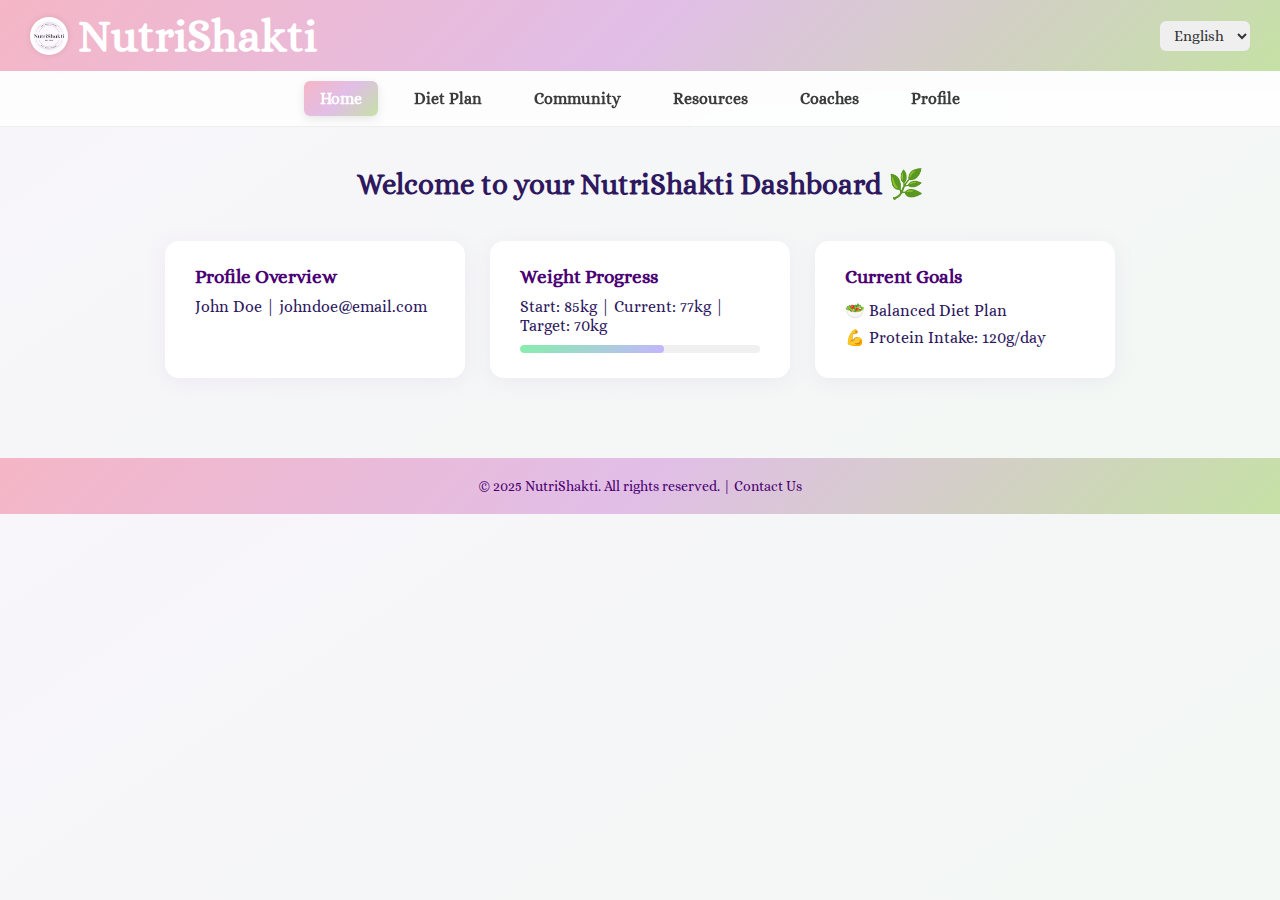
<file: dashboard.html>
<!DOCTYPE html>
<html lang="en">
<head>
  <meta charset="UTF-8" />
  <meta name="viewport" content="width=device-width, initial-scale=1.0" />
  <title>NutriShakti Dashboard</title>
  <link rel="stylesheet" href="dashboard.css" />
  <link rel="stylesheet" href="common.css" />
</head>
<body>

  <header>
  <div class="brand">
    <img src="NutriShakti_logo.jpg" alt="NutriShakti Logo" class="logo">
    <h1>NutriShakti</h1>
  </div>

  <select id="language">
    <option value="en">English</option>
    <option value="hi">हिन्दी</option>
  </select>
</header>

  <nav class="navbar">
    <a href="#" class="active">Home</a>
    <a href="#">Diet Plan</a>
    <a href="#">Community</a>
    <a href="#">Resources</a>
    <a href="#">Coaches</a>
    <a href="#">Profile</a>
  </nav>

  
  <main class="dashboard">
    <h2>Welcome to your NutriShakti Dashboard 🌿</h2>

    <div class="cards">
      <div class="card">
        <h3>Profile Overview</h3>
        <p>John Doe | johndoe@email.com</p>
      </div>

      <div class="card">
        <h3>Weight Progress</h3>
        <p>Start: 85kg | Current: 77kg | Target: 70kg</p>
        <div class="progress-bar"><div class="fill" style="width: 60%;"></div></div>
      </div>

      <div class="card">
        <h3>Current Goals</h3>
        <ul>
          <li>🥗 Balanced Diet Plan</li>
          <li>💪 Protein Intake: 120g/day</li>
        </ul>
      </div>
    </div>
  </main>

  
  <footer>
    © 2025 NutriShakti. All rights reserved. | Contact Us
  </footer>

</body>
</html>
</file>
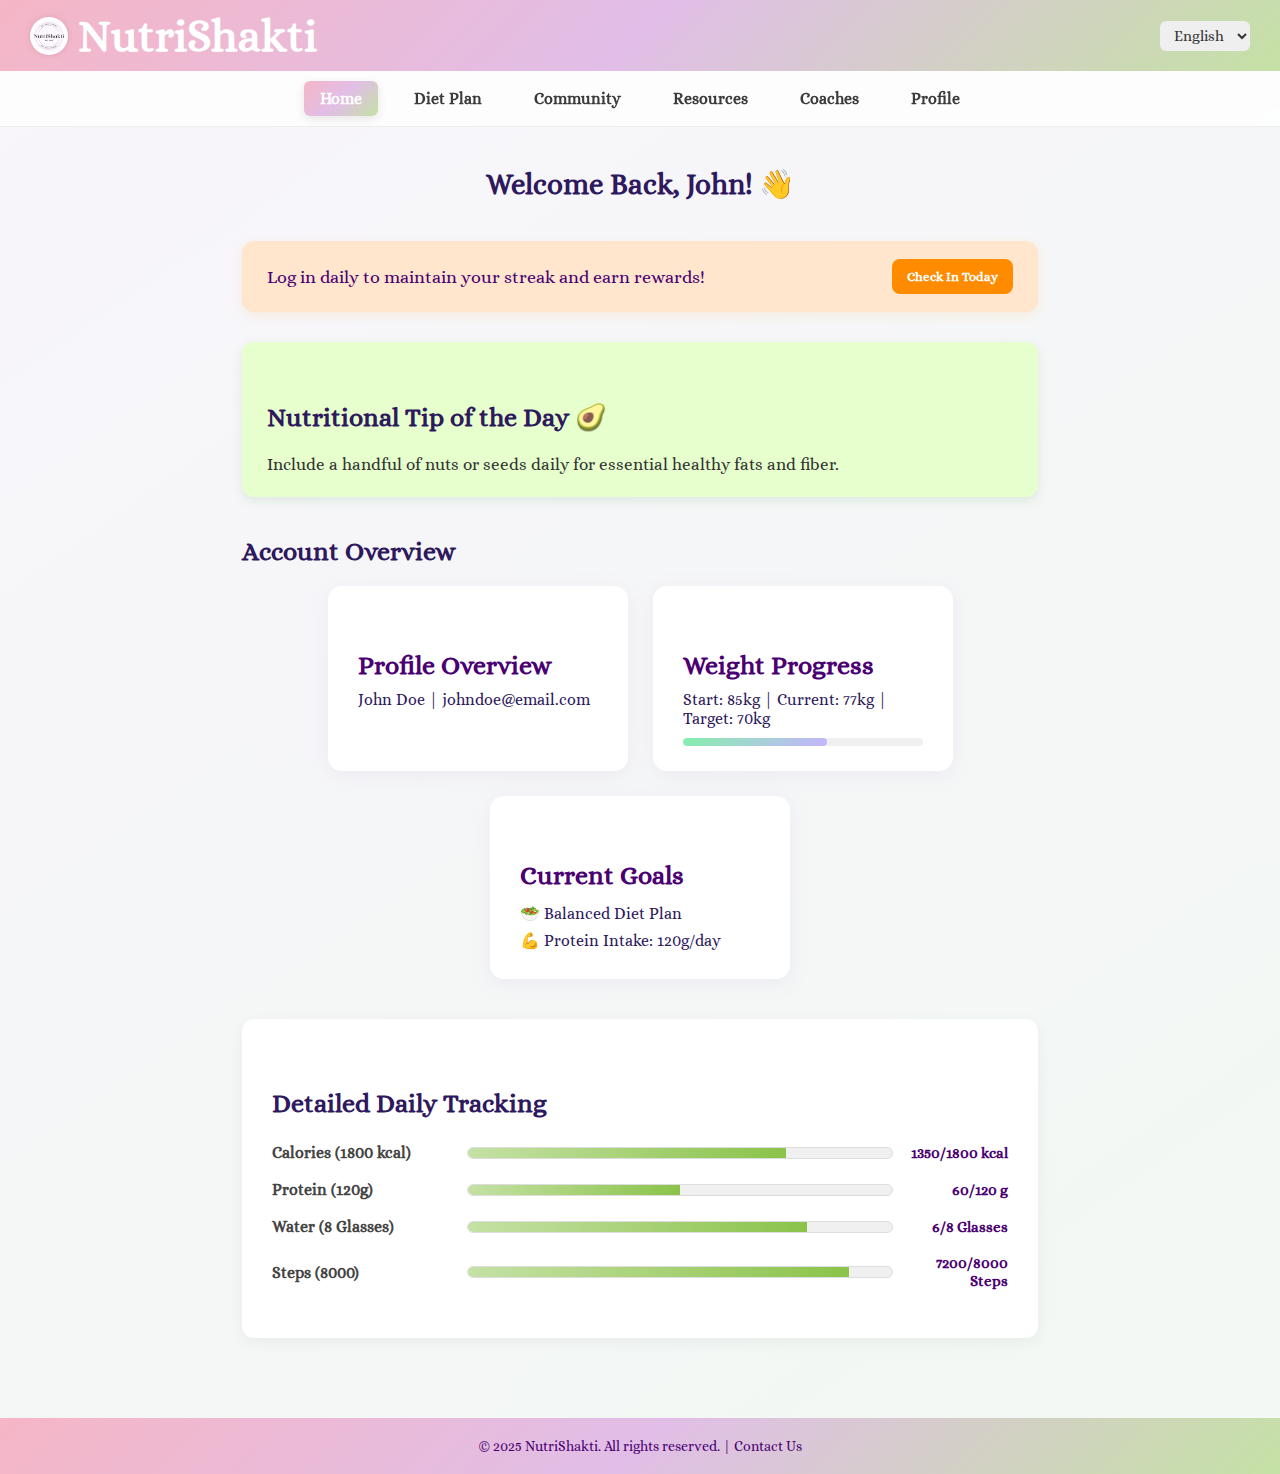
<file: home.html>
<!DOCTYPE html>
<html lang="en">
<head>
  <meta charset="UTF-8" />
  <meta name="viewport" content="width=device-width, initial-scale=1.0" />
  <title>NutriShakti Home</title>
  <link rel="stylesheet" href="common.css" />
  <link rel="stylesheet" href="combined.css" /> 
</head>
<body>

  <header>
    <div class="brand">
      <img src="NutriShakti_logo.jpg" alt="NutriShakti Logo" class="logo">
      <h1>NutriShakti</h1>
    </div>
    <select id="language">
      <option value="en">English</option>
      <option value="hi">हिन्दी</option>
    </select>
  </header>

  <nav class="navbar">
    <a href="home.html" class="active">Home</a> 
    <a href="#">Diet Plan</a>
    <a href="#">Community</a>
    <a href="#">Resources</a>
    <a href="#">Coaches</a>
    <a href="#">Profile</a>
  </nav>

  
  <main class="unified-dashboard">
    <h2>Welcome Back, John! 👋</h2>
    
    <div class="check-in-box">
        <p>Log in daily to maintain your streak and earn rewards!</p>
        <button id="daily-checkin-btn">Check In Today</button>
    </div>

    <div class="tip-box">
        <h3 class="tip-title">Nutritional Tip of the Day 🥑</h3>
        <p id="nutri-tip" class="tip-text"></p>
    </div>

    <h3>Account Overview</h3>
    <div class="cards">
      <div class="card">
        <h3>Profile Overview</h3>
        <p>John Doe | johndoe@email.com</p>
      </div>

      <div class="card">
        <h3>Weight Progress</h3>
        <p>Start: 85kg | Current: 77kg | Target: 70kg</p>
        <div class="progress-bar"><div class="fill" style="width: 60%;"></div></div>
      </div>

      <div class="card">
        <h3>Current Goals</h3>
        <ul>
          <li>🥗 Balanced Diet Plan</li>
          <li>💪 Protein Intake: 120g/day</li>
        </ul>
      </div>
    </div>

    <div class="progress-container">
        <h3>Detailed Daily Tracking</h3>
        
        <div class="progress-item">
            <span class="label">Calories (1800 kcal)</span>
            <div class="progress-bar-visual"><div class="progress-fill" style="width: 75%;"></div></div>
            <span class="value">1350/1800 kcal</span>
        </div>
        <div class="progress-item">
            <span class="label">Protein (120g)</span>
            <div class="progress-bar-visual"><div class="progress-fill" style="width: 50%;"></div></div>
            <span class="value">60/120 g</span>
        </div>
        <div class="progress-item">
            <span class="label">Water (8 Glasses)</span>
            <div class="progress-bar-visual"><div class="progress-fill" style="width: 80%;"></div></div>
            <span class="value">6/8 Glasses</span>
        </div>
        <div class="progress-item">
            <span class="label">Steps (8000)</span>
            <div class="progress-bar-visual"><div class="progress-fill" style="width: 90%;"></div></div>
            <span class="value">7200/8000 Steps</span>
        </div>
    </div>

  </main>

  
  <footer>
    © 2025 NutriShakti. All rights reserved. | Contact Us
  </footer>

  <script src="combined.js"></script> 
</body>
</html>
</file>
<file: dashboard.css>
.dashboard {
  padding: 40px 8%;
  text-align: center;
}

.dashboard h2 {
  font-size: 1.8rem;
  color: #2e185e;
  margin-bottom: 40px;
  font-weight: bold;
}

.cards {
  display: flex;
  flex-wrap: wrap;
  justify-content: center;
  gap: 25px;
}

.card {
  background: white;
  border-radius: 14px;
  box-shadow: 0 4px 20px rgba(164, 128, 203, 0.1);
  padding: 25px 30px;
  width: 300px;
  text-align: left;
  transition: all 0.3s ease;
}

.card:hover {
  transform: translateY(-4px);
  box-shadow: 0 6px 25px rgba(164, 128, 203, 0.15);
}

.card h3 {
  color: #4a0072;
  margin-bottom: 10px;
}

.card ul {
  list-style: none;
  padding-left: 0;
}

.card li {
  padding: 4px 0;
  font-size: 1rem;
}

.progress-bar {
  width: 100%;
  height: 8px;
  background: #f0f0f0;
  border-radius: 6px;
  overflow: hidden;
  margin-top: 10px;
}

.progress-bar .fill {
  height: 100%;
  background: linear-gradient(135deg, #86efac, #c4b5fd);
  border-radius: 6px;
}
</file>
<file: common.css>
@import url('https://fonts.googleapis.com/css2?family=Alice&display=swap');

* {
  margin: 0;
  padding: 0;
  box-sizing: border-box;
  font-family: 'Alice', serif;
}

body {
  background: linear-gradient(145deg, #f8f5fb, #f2f8f3);
  color: #2e185e;
}

header {
  display: flex;
  justify-content: space-between;
  align-items: center;
  background: linear-gradient(135deg, #f5b6c6, #e1bee7, #c5e1a5);
  color: white;
  padding: 10px 30px;
  font-size: 1.4rem;
  box-shadow: 0 2px 8px rgba(0,0,0,0.08);
}

header select {
  border: none;
  border-radius: 6px;
  padding: 5px 10px;
  font-family: 'Alice';
  font-size: 0.95rem;
  cursor: pointer;
  color: #333;
}

.navbar {
  display: flex;
  justify-content: center;
  background: #ffffffcc;
  backdrop-filter: blur(10px);
  padding: 10px 0;
  gap: 20px;
  border-bottom: 1px solid #eee;
  position: sticky;
  top: 0;
  z-index: 9;
}

.navbar a {
  text-decoration: none;
  color: #3b3b3b;
  font-weight: 600;
  padding: 8px 16px;
  border-radius: 6px;
  transition: all 0.3s ease;
}

.navbar a:hover,
.navbar a.active {
  background: linear-gradient(135deg, #f5b6c6, #e1bee7, #c5e1a5);
  color: #fff;
  box-shadow: 0 3px 10px rgba(0, 0, 0, 0.1);
}

.brand {
  display: flex;
  align-items: center;
  gap: 10px;
}

.logo {
  width: 38px;
  height: 38px;
  border-radius: 50%;
  object-fit: cover;
  background-color: white;
  padding: 3px;
  box-shadow: 0 0 6px rgba(0, 0, 0, 0.1);
  transition: transform 0.2s ease;
}

.logo:hover {
  transform: rotate(-5deg) scale(1.05);
}



footer {
  text-align: center;
  padding: 20px 0;
  margin-top: 40px;
  color: #4a0072;
  background: linear-gradient(135deg, #f5b6c6, #e1bee7, #c5e1a5);
  font-size: 0.9rem;
  position: relative;
}
</file>
<file: combined.css>
/* --- Original dashboard.css content (for .cards) --- */

.dashboard {
  padding: 40px 8%;
  text-align: center;
}
/* IMPORTANT: We rename the main class for the unified content */
.unified-dashboard {
  padding: 40px 8%;
  max-width: 1000px;
  margin: 0 auto;
}

.unified-dashboard h2 {
  font-size: 1.8rem;
  color: #2e185e;
  margin-bottom: 40px;
  font-weight: bold;
  text-align: center;
}

.unified-dashboard h3 {
  font-size: 1.6rem;
  color: #2e185e;
  margin: 40px 0 20px 0;
  font-weight: bold;
  text-align: left;
}


.cards {
  display: flex;
  flex-wrap: wrap;
  justify-content: center;
  gap: 25px;
  margin-bottom: 40px;
}

.card {
  background: white;
  border-radius: 14px;
  box-shadow: 0 4px 20px rgba(164, 128, 203, 0.1);
  padding: 25px 30px;
  width: 300px;
  text-align: left;
  transition: all 0.3s ease;
}

.card:hover {
  transform: translateY(-4px);
  box-shadow: 0 6px 25px rgba(164, 128, 203, 0.15);
}

.card h3 {
  color: #4a0072;
  margin-bottom: 10px;
}

.card ul {
  list-style: none;
  padding-left: 0;
}

.card li {
  padding: 4px 0;
  font-size: 1rem;
}

.progress-bar {
  width: 100%;
  height: 8px;
  background: #f0f0f0;
  border-radius: 6px;
  overflow: hidden;
  margin-top: 10px;
}

.progress-bar .fill {
  height: 100%;
  background: linear-gradient(135deg, #86efac, #c4b5fd);
  border-radius: 6px;
}

/* --- New content styles --- */

/* 1. DAILY CHECK-IN BOX STYLES (Pastel Orange) */
.check-in-box {
    display: flex;
    justify-content: space-between;
    align-items: center;
    background-color: #ffe6cc; /* Pastel Orange */
    color: #4a0072;
    padding: 18px 25px;
    border-radius: 12px;
    margin-bottom: 30px;
    box-shadow: 0 4px 12px rgba(255, 165, 0, 0.1);
    font-size: 1.1rem;
    font-weight: 500;
}

#daily-checkin-btn {
    background-color: #ff8c00; /* Orange color */
    color: white; 
    border: none;
    border-radius: 8px;
    padding: 10px 15px;
    font-weight: 700;
    cursor: pointer;
    transition: background-color 0.3s ease;
}

#daily-checkin-btn:hover {
    background-color: #cc7000;
}

/* 2. NUTRITIONAL TIP BOX STYLES (Pastel Green) */
.tip-box {
    background-color: #e6ffcc; /* Pastel Green */
    padding: 20px 25px;
    border-radius: 12px;
    margin-bottom: 40px; 
    box-shadow: 0 4px 12px rgba(0, 128, 0, 0.1);
}

.tip-title {
    color: #008000; /* Nutritional Tip of the Day in Green */
    font-size: 1.4rem;
    margin-bottom: 10px;
    font-weight: 700;
}

.tip-text {
    color: #333333; 
    font-size: 1.05rem;
    line-height: 1.5;
}

/* 3. PROGRESS TRACKER STYLES (White Box) */
.progress-container {
    background-color: white;
    padding: 30px;
    border-radius: 12px;
    box-shadow: 0 4px 15px rgba(0, 0, 0, 0.05);
    margin-top: 20px;
}

.progress-container h3 {
    font-size: 1.6rem;
    color: #2e185e;
    margin-bottom: 25px;
    text-align: left;
}

.progress-item {
    display: flex;
    align-items: center;
    margin-bottom: 18px;
    gap: 15px;
}

.progress-item .label {
    width: 180px;
    font-weight: 600;
    color: #444;
    font-size: 1rem;
}

.progress-item .value {
    width: 100px;
    text-align: right;
    font-weight: 600;
    color: #4a0072;
    font-size: 0.95rem;
}

.progress-bar-visual {
    flex-grow: 1;
    height: 12px;
    background: #f0f0f0;
    border-radius: 6px;
    overflow: hidden;
    position: relative;
    border: 1px solid #ddd;
}

.progress-fill {
    height: 100%;
    background: linear-gradient(90deg, #c5e1a5, #8bc34a);
    border-radius: 6px 0 0 6px;
    transition: width 0.5s ease;
}
</file>
